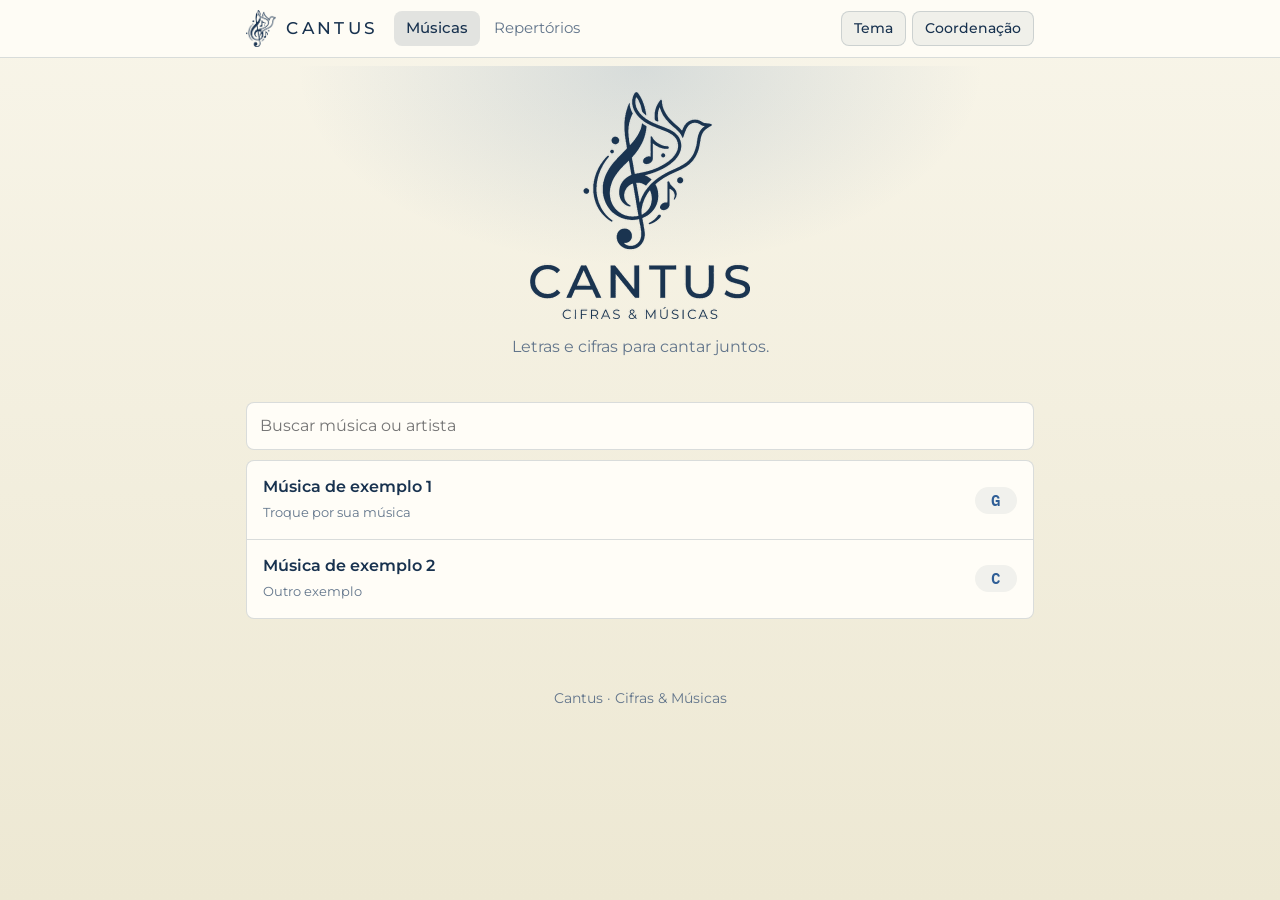
<file: index.html>
<!DOCTYPE html>
<html lang="pt-BR">
<head>
<meta charset="utf-8">
<meta name="viewport" content="width=device-width, initial-scale=1, viewport-fit=cover">
<title>Cantus · Cifras &amp; Músicas</title>
<meta name="description" content="Letras e cifras para cantar juntos: monte repertórios, transponha o tom e projete só a letra.">
<link rel="icon" type="image/png" href="[data-uri]">
<link rel="preconnect" href="https://fonts.googleapis.com">
<link rel="preconnect" href="https://fonts.gstatic.com" crossorigin>
<link rel="stylesheet" href="https://fonts.googleapis.com/css2?family=IBM+Plex+Mono:wght@400;600&family=Montserrat:wght@400;500;600&display=swap">
<link rel="stylesheet" href="style.css">
</head>
<body>
<header class="top">
  <div class="top-in">
    <a class="brand" href="#" aria-label="Cantus, página inicial">
      <img data-logo="emblem" alt="" width="30" height="37">
      <span>Cantus</span>
    </a>
    <nav id="nav" aria-label="Principal">
      <a href="#" data-t="songs">Músicas</a>
      <a href="#lists" data-t="lists">Repertórios</a>
    </nav>
    <div class="tools">
      <button class="o" data-a="th" type="button">Tema</button>
      <button class="o" id="ed" data-a="toggleEdit" type="button">Coordenação</button>
    </div>
  </div>
</header>

<main class="wrap">
  <div id="app"></div>
</main>

<footer class="foot">Cantus · Cifras &amp; Músicas</footer>
<div id="toast" role="status"></div>
<input type="file" id="file" accept=".json,application/json" hidden>
<dialog id="login" aria-labelledby="lt">
  <form id="lf">
    <h2 id="lt">Entrar na coordenação</h2>
    <label for="lp">Perfil</label>
    <select id="lp"></select>
    <label for="lk">PIN</label>
    <input id="lk" type="password" inputmode="numeric" autocomplete="off">
    <p id="lm" class="msg" role="alert"></p>
    <div class="actions"><button type="submit">Entrar</button><button type="button" class="o" id="lcancel">Cancelar</button></div>
  </form>
</dialog>
<script src="assets.js"></script>
<script src="script.js"></script>
</body>
</html>
</file>
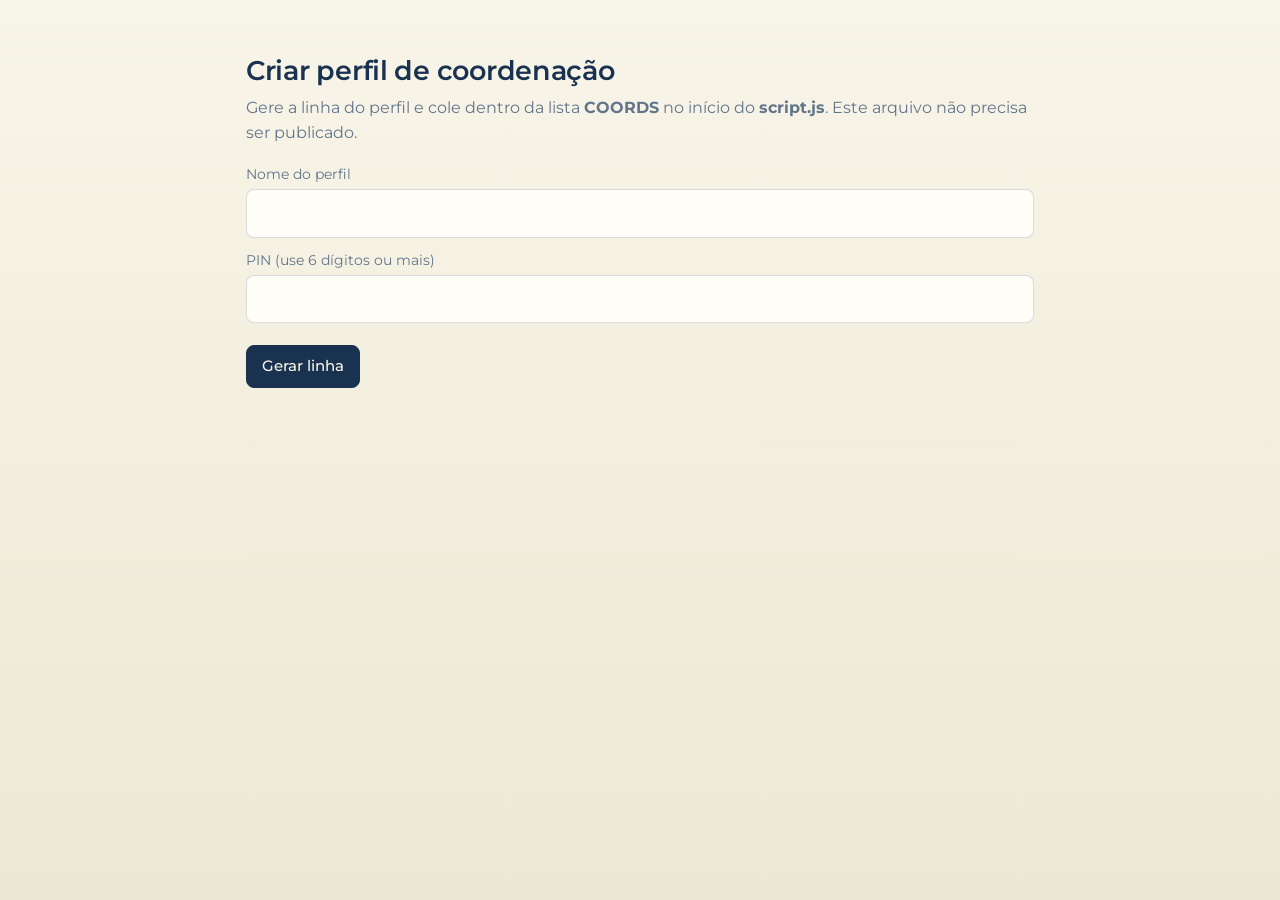
<file: perfil.html>
<!DOCTYPE html>
<html lang="pt-BR">
<head>
<meta charset="utf-8">
<meta name="viewport" content="width=device-width, initial-scale=1">
<title>Cantus · Criar perfil de coordenação</title>
<link rel="stylesheet" href="https://fonts.googleapis.com/css2?family=IBM+Plex+Mono:wght@400;600&family=Montserrat:wght@400;500;600&display=swap">
<link rel="stylesheet" href="style.css">
</head>
<body>
<main class="wrap" style="padding-top:28px">
  <h1>Criar perfil de coordenação</h1>
  <p class="lead">Gere a linha do perfil e cole dentro da lista <b>COORDS</b> no início do <b>script.js</b>. Este arquivo não precisa ser publicado.</p>
  <label for="n">Nome do perfil</label><input id="n" autocomplete="off">
  <label for="p">PIN (use 6 dígitos ou mais)</label><input id="p" type="password" autocomplete="off">
  <div class="actions"><button id="go" type="button">Gerar linha</button></div>
  <div id="out" class="box" style="display:none"></div>
</main>
<script>
const SALT = "cantus-v1|";
async function sha(t){const b=await crypto.subtle.digest("SHA-256",new TextEncoder().encode(t));return [...new Uint8Array(b)].map(x=>x.toString(16).padStart(2,"0")).join("")}
document.getElementById("go").onclick=async()=>{
  const n=document.getElementById("n").value.trim(),p=document.getElementById("p").value.trim(),o=document.getElementById("out");
  if(!n||!p){alert("Preencha nome e PIN");return}
  const h=await sha(SALT+n.toLowerCase()+":"+p);
  o.style.display="block";o.textContent='{ name: "'+n.replace(/"/g,"")+'", hash: "'+h+'" },';
};
</script>
</body>
</html>
</file>
<file: style.css>
/* ===== Paleta da logo Cantus: azul-marinho + creme, misturados em tons ===== */
:root {
  --navy: #18324F;
  --cream: #F8F5E9;

  /* claro */
  --bg: #F8F5E9;
  --bg2: #EDE8D3;                       /* creme mais fundo (fim do degradê) */
  --surface: #FFFDF7;
  --ink: #18324F;
  --text: #2A3F57;
  --muted: #62758B;
  --blue: #2F5E96;                      /* azul médio: pontes entre marinho e creme */
  --wash: rgba(24, 50, 79, .06);        /* marinho diluído sobre o creme */
  --wash2: rgba(24, 50, 79, .12);
  --line: rgba(24, 50, 79, .16);
  --glow: rgba(47, 94, 150, .16);
  --on-ink: #F8F5E9;
  --top-bg: rgba(255, 253, 247, .88);
  --danger: #A8402F;

  --radius: 8px;
  --sans: Montserrat, "Segoe UI", system-ui, sans-serif;
  --mono: "IBM Plex Mono", ui-monospace, Menlo, Consolas, monospace;
  color-scheme: light;
  box-sizing: border-box;
}
@media (prefers-color-scheme: dark) {
  :root:not([data-theme="light"]) {
    --bg: #0F2236; --bg2: #0A1828; --surface: #17304B;
    --ink: #F8F5E9; --text: #DCE4EE; --muted: #9AACC0; --blue: #9CC0EA;
    --wash: rgba(248, 245, 233, .07); --wash2: rgba(248, 245, 233, .13);
    --line: rgba(248, 245, 233, .17); --glow: rgba(156, 192, 234, .15);
    --on-ink: #18324F; --top-bg: rgba(15, 34, 54, .9); --danger: #F0907F;
    color-scheme: dark;
  }
}
:root[data-theme="dark"] {
  --bg: #0F2236; --bg2: #0A1828; --surface: #17304B;
  --ink: #F8F5E9; --text: #DCE4EE; --muted: #9AACC0; --blue: #9CC0EA;
  --wash: rgba(248, 245, 233, .07); --wash2: rgba(248, 245, 233, .13);
  --line: rgba(248, 245, 233, .17); --glow: rgba(156, 192, 234, .15);
  --on-ink: #18324F; --top-bg: rgba(15, 34, 54, .9); --danger: #F0907F;
  color-scheme: dark;
}

* { box-sizing: border-box; }
html { scroll-padding-top: 70px; }
body {
  margin: 0; color: var(--text);
  background: linear-gradient(180deg, var(--bg) 0%, var(--bg2) 100%) fixed;
  font-family: var(--sans); font-size: 16px; line-height: 1.55;
  padding-bottom: env(safe-area-inset-bottom, 0px);
}
a { color: inherit; }
:focus-visible { outline: 3px solid var(--blue); outline-offset: 2px; }

/* ---------- topo ---------- */
.top {
  background: var(--top-bg);
  border-bottom: 1px solid var(--line);
  padding-top: env(safe-area-inset-top, 0px);
}
.top-in { max-width: 820px; margin: 0 auto; padding: 10px 16px; display: flex; align-items: center; gap: 16px; flex-wrap: wrap; }
.brand { display: flex; align-items: center; gap: 10px; text-decoration: none; color: var(--ink); font-weight: 500; letter-spacing: .2em; text-transform: uppercase; font-size: 1.05rem; }
.brand img { display: block; height: 37px; width: auto; }
.top nav { display: flex; gap: 2px; }
.top nav a { text-decoration: none; padding: 6px 12px; border-radius: var(--radius); font-size: .92rem; color: var(--muted); }
.top nav a:hover { background: var(--wash); }
.top nav a.on { color: var(--ink); background: var(--wash2); font-weight: 500; }
.tools { margin-left: auto; display: flex; gap: 6px; }
.tools button { padding: 6px 12px; font-size: .85rem; }
.tools button.on { background: var(--ink); color: var(--on-ink); border-color: var(--ink); }

.wrap { max-width: 820px; margin: 0 auto; padding: 8px 16px 60px; min-height: 70vh; }
.foot { text-align: center; color: var(--muted); font-size: .85rem; padding: 0 16px 30px; }

/* ---------- apresentação ---------- */
.hero {
  text-align: center; padding: 26px 0 24px; margin: 0 -16px 18px;
  background: radial-gradient(60% 90% at 50% 0%, var(--glow), transparent 70%);
}
.hero img { width: min(220px, 56vw); height: auto; display: inline-block; }
.hero p { margin: 8px auto 0; color: var(--muted); max-width: 34ch; }
h1, h2 { color: var(--ink); font-weight: 600; letter-spacing: -.01em; margin: 0; }
h1 { font-size: 1.7rem; margin-top: 22px; }
h2 { font-size: 1.6rem; margin-top: 18px; }
.lead { color: var(--muted); margin: 4px 0 18px; }

/* ---------- campos ---------- */
input, select, textarea {
  width: 100%; padding: 11px 13px; margin-bottom: 10px;
  border: 1px solid var(--line); border-radius: var(--radius);
  background: var(--surface); color: var(--text); font: inherit;
}
input:focus, select:focus, textarea:focus { border-color: var(--blue); }
textarea { font-family: var(--mono); font-size: 14.5px; line-height: 1.55; }
label { display: block; font-size: .85rem; color: var(--muted); margin: 2px 0 4px; }

/* ---------- botões ---------- */
button, .btn {
  border: 1px solid var(--ink); background: var(--ink); color: var(--on-ink);
  padding: 9px 15px; border-radius: var(--radius);
  font: inherit; font-size: .92rem; font-weight: 500; cursor: pointer;
  text-decoration: none; display: inline-block;
}
button:hover, .btn:hover { opacity: .9; }
button.o, .btn.o { background: var(--wash); color: var(--ink); border-color: var(--line); }
button.o:hover, .btn.o:hover { background: var(--wash2); opacity: 1; }
button.d { background: transparent; color: var(--danger); border-color: var(--danger); }
.actions { display: flex; flex-wrap: wrap; gap: 8px; margin: 12px 0 16px; }

/* ---------- listas ---------- */
.index { background: var(--surface); border: 1px solid var(--line); border-radius: var(--radius); overflow: hidden; }
.entry {
  display: flex; align-items: center; justify-content: space-between; gap: 14px;
  padding: 14px 16px; border-bottom: 1px solid var(--line);
  text-decoration: none; color: inherit;
}
.index > :last-child { border-bottom: 0; }
.index > .row:last-child .entry { border-bottom: 0; }
.entry:hover { background: var(--wash); }
.entry b { display: block; color: var(--ink); font-weight: 600; }
.entry small { color: var(--muted); }
.key {
  font-family: var(--mono); font-weight: 600; color: var(--blue);
  background: var(--wash); border-radius: 99px; padding: 1px 11px; min-width: 2.6em; text-align: center;
}
.num { font-family: var(--mono); color: var(--muted); width: 1.8em; flex: none; }
.entry .l { display: flex; gap: 8px; align-items: baseline; }
.row { display: flex; align-items: stretch; border-bottom: 1px solid var(--line); }
.row .entry { flex: 1; border-bottom: 0; }
.row button { padding: 0 14px; margin: 0; border-radius: 0; border: 0; border-left: 1px solid var(--line); background: transparent; color: var(--ink); }
.row button:hover { background: var(--wash2); }
.empty { color: var(--muted); text-align: center; padding: 34px 16px; }

/* ---------- página da música ---------- */
.bar {
  position: sticky; top: env(safe-area-inset-top, 0px); z-index: 5;
  background: var(--top-bg); backdrop-filter: blur(10px);
  padding: 10px 0; border-bottom: 1px solid var(--line); margin: 0 -16px; padding-left: 16px; padding-right: 16px;
  display: flex; flex-wrap: wrap; gap: 6px; align-items: center;
}
.bar button, .bar a { padding: 6px 11px; font-size: .85rem; }
.bar span { color: var(--muted); font-family: var(--mono); font-size: .85rem; padding: 0 4px; }
.bar .sp { flex: 1; }
.nav { display: flex; justify-content: space-between; align-items: center; gap: 8px; margin: 14px 0 0; font-size: .9rem; color: var(--muted); }
.nav a { color: var(--blue); font-weight: 500; text-decoration: none; }
.meta { color: var(--muted); margin: 2px 0 14px; }

#body { background: var(--surface); border: 1px solid var(--line); border-radius: var(--radius); padding: 18px 18px 22px; }
pre {
  font-family: var(--mono); font-size: var(--fs, 16px); line-height: 1.6;
  white-space: pre-wrap; word-break: break-word; margin: 0; color: var(--text);
}
.c { color: var(--blue); font-weight: 600; }
.sec {
  display: inline-block; margin: 18px 0 4px; padding: 1px 12px;
  background: var(--wash2); color: var(--ink); border-radius: 99px;
  font-family: var(--sans); font-size: .82em; font-weight: 600;
}
pre > .sec:first-child { margin-top: 0; }
.proj pre { font-family: var(--sans); text-align: center; line-height: 1.75; }
.proj .c { display: none; }

#toast {
  position: fixed; left: 50%; bottom: calc(18px + env(safe-area-inset-bottom, 0px));
  transform: translateX(-50%); background: var(--ink); color: var(--on-ink);
  padding: 8px 16px; border-radius: var(--radius); display: none; font-size: .9rem;
}

/* ---------- verificação ---------- */
dialog { border: 1px solid var(--line); border-radius: var(--radius); background: var(--surface); color: var(--text); padding: 22px; width: min(360px, 92vw); }
dialog::backdrop { background: rgba(15, 34, 54, .55); }
dialog h2 { margin: 0 0 14px; font-size: 1.25rem; }
.msg { color: var(--danger); min-height: 1.4em; margin: 0 0 4px; font-size: .9rem; }
.box { background: var(--surface); border: 1px solid var(--line); border-radius: var(--radius); padding: 14px; font-family: var(--mono); font-size: .85rem; word-break: break-all; }
</file>
